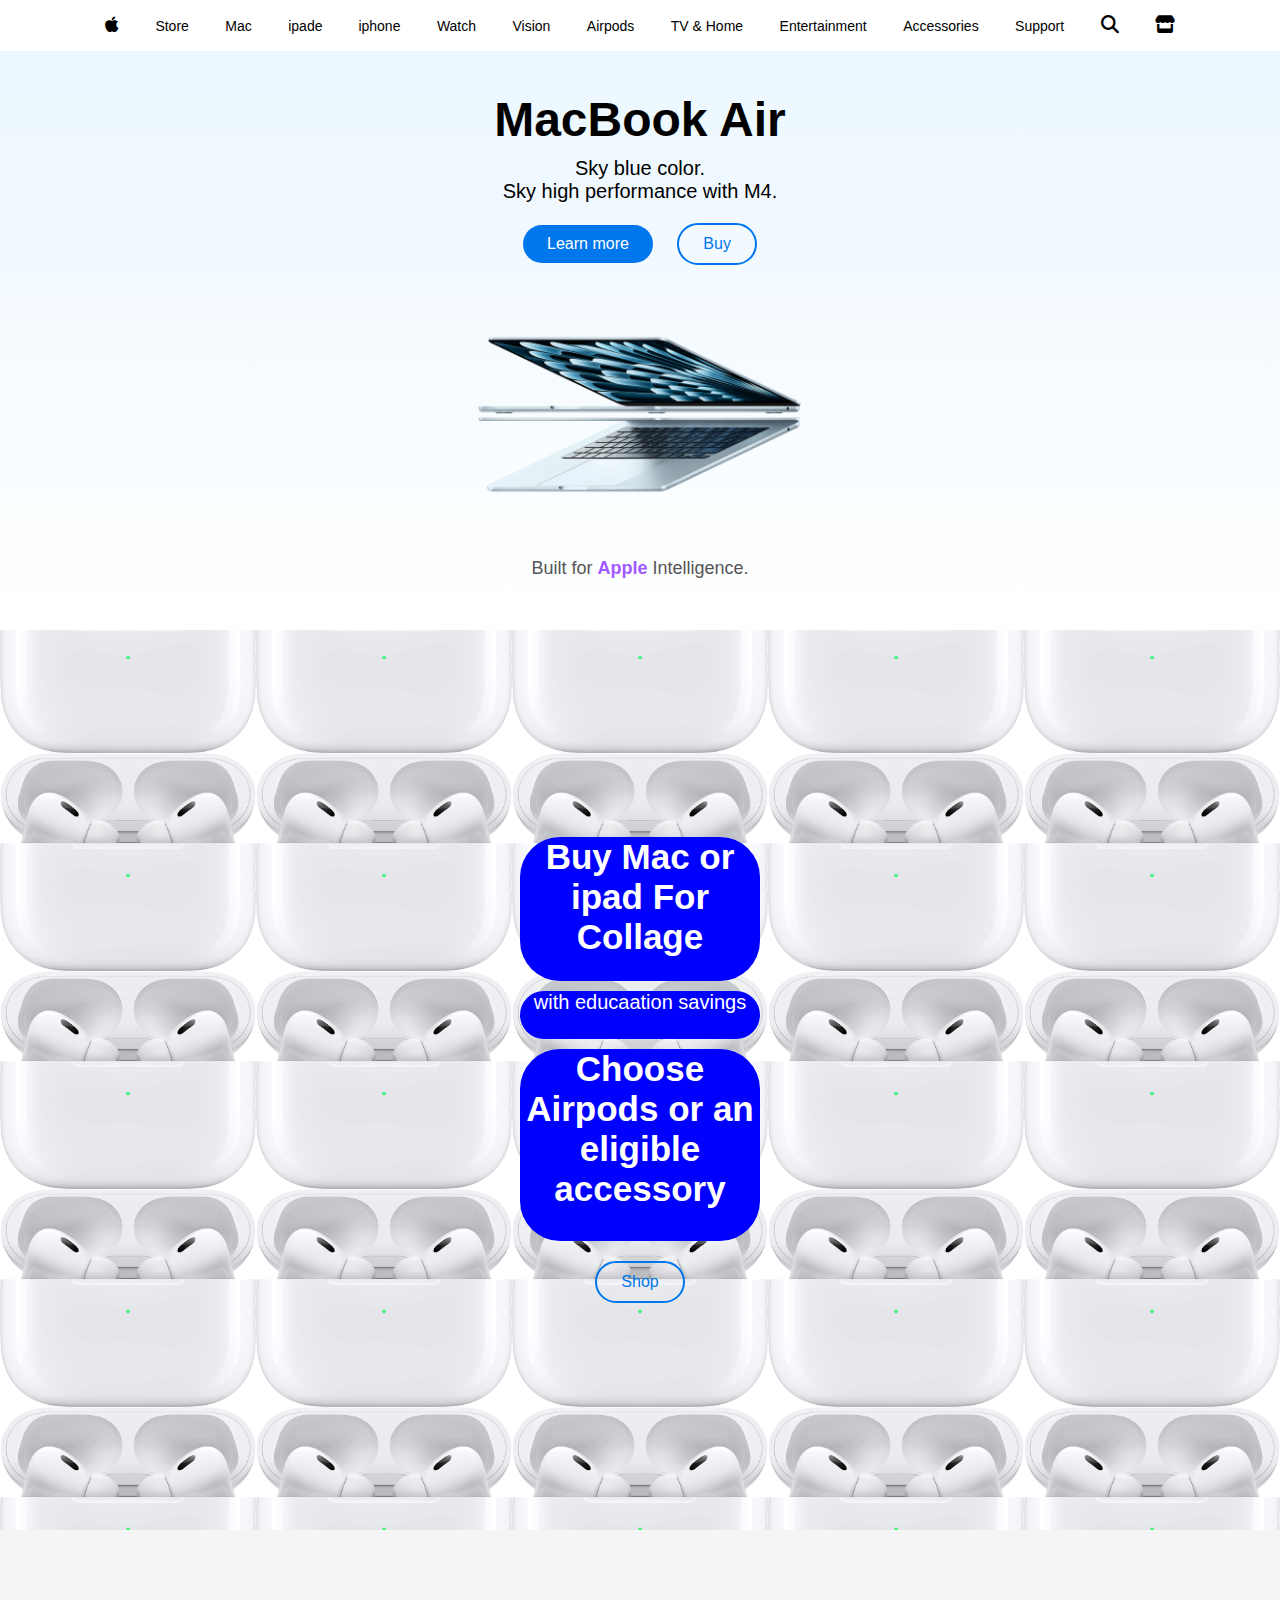
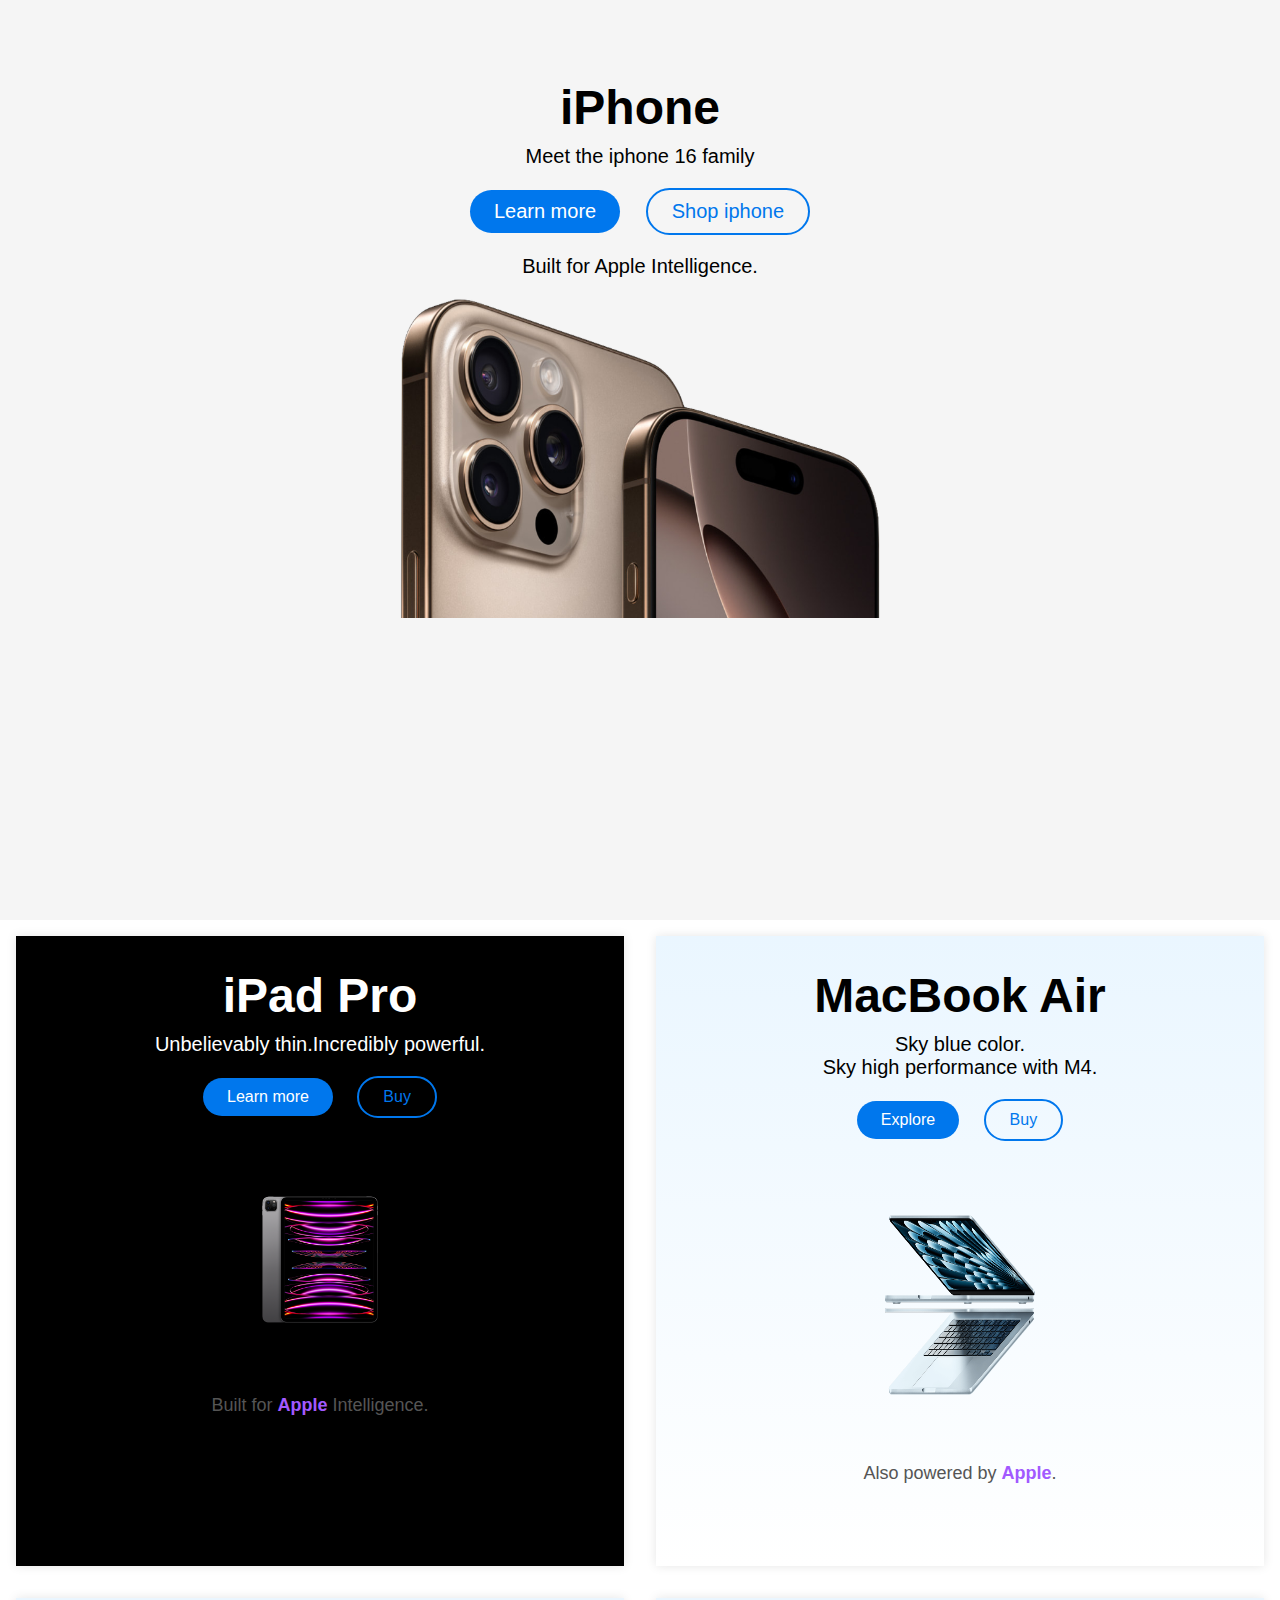
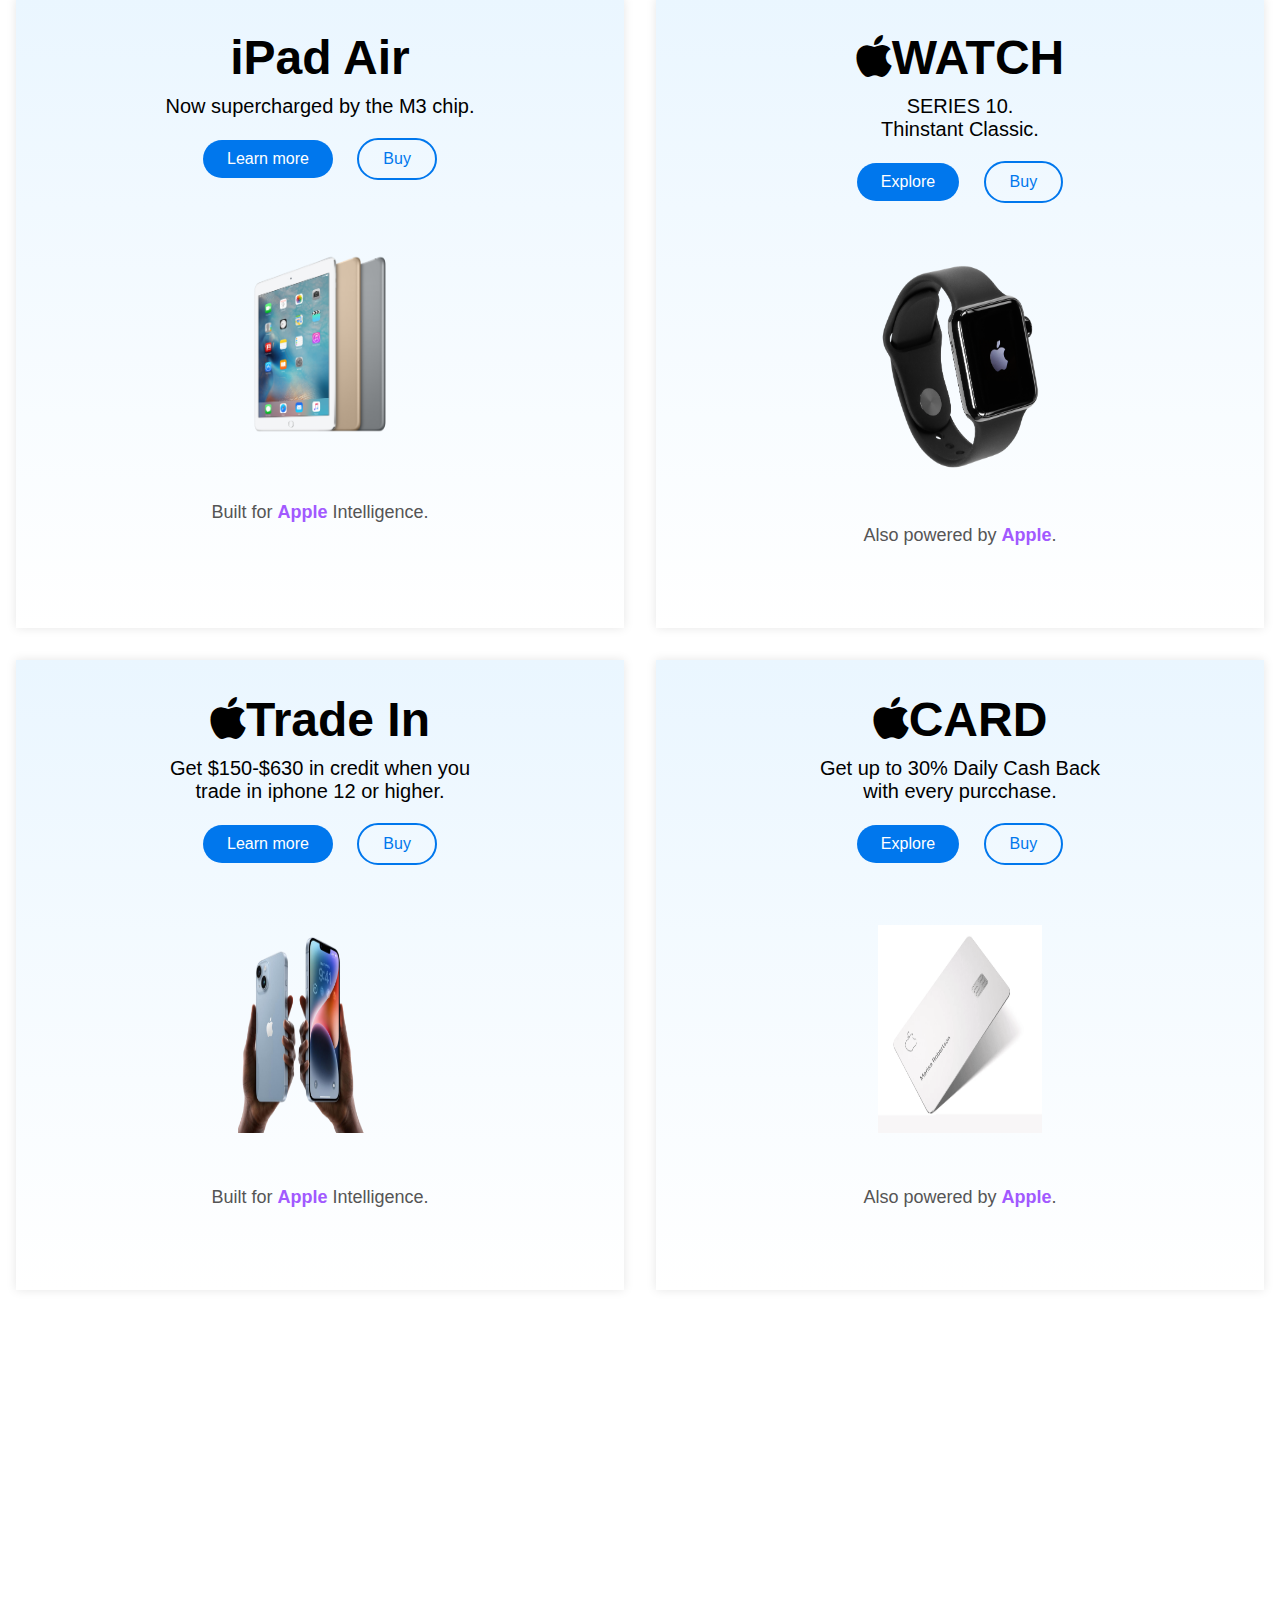
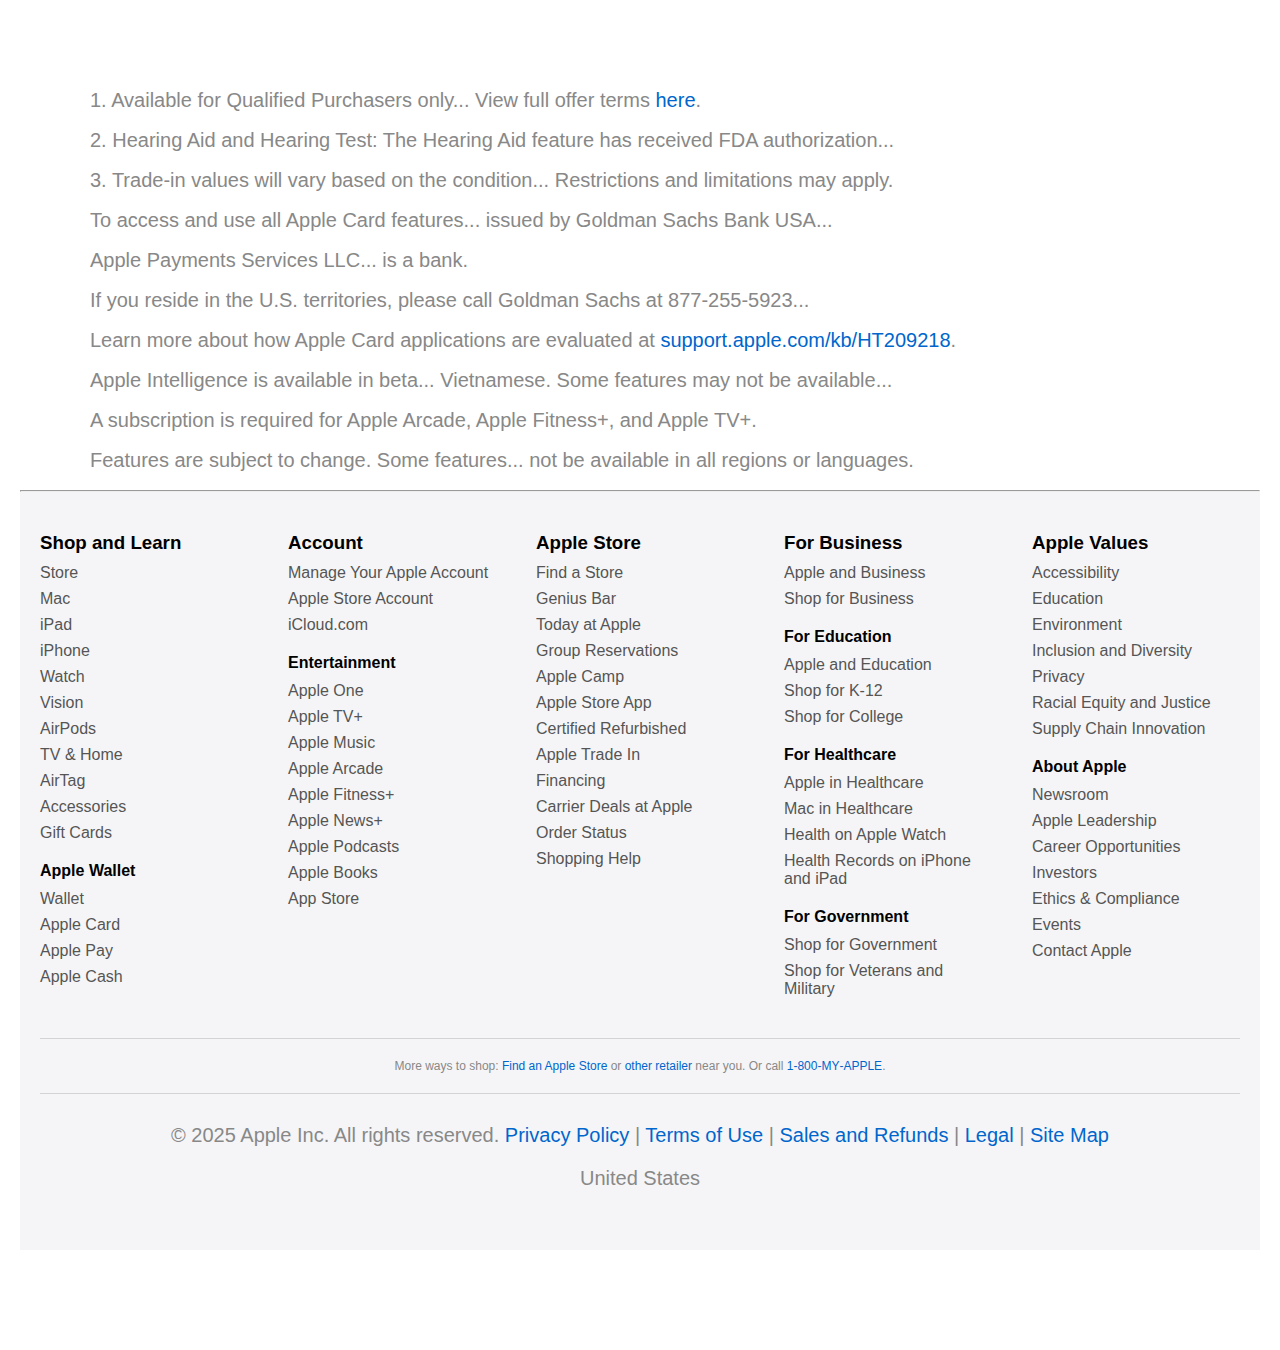
<file: index.html>
<!DOCTYPE html>
<html lang="en">
<head>
    <meta charset="UTF-8">
    <meta name="viewport" content="width=device-width, initial-scale=1.0">
    <title>Document</title>
    <link rel="stylesheet" href="./style.css">
    <link rel="stylesheet" href="https://cdnjs.cloudflare.com/ajax/libs/font-awesome/6.7.2/css/all.min.css" integrity="sha512-Evv84Mr4kqVGRNSgIGL/F/aIDqQb7xQ2vcrdIwxfjThSH8CSR7PBEakCr51Ck+w+/U6swU2Im1vVX0SVk9ABhg==" crossorigin="anonymous" referrerpolicy="no-referrer" />
</head>


<body>
    <nav>
        <a href=""><i class="fa-brands fa-apple"></i></a>
        <a href="">Store</a>
        <a href="">Mac</a>
        <a href="">ipade </a>
        <a href="">iphone</a>
        <a href="">Watch</a>
        <a href="">Vision</a>
        <a href="">Airpods</a>
        <a href=""> TV & Home</a>
        <a href="">Entertainment</a>
        <a href="">Accessories</a>
        <a href="">Support</a>
        <a href=""><i class="fa-solid fa-magnifying-glass"></i></a>
        <a href=""><i class="fa-solid fa-store"></i></a>
    </nav>
    <section id="first-text">
        <div class="container">
    <h1>MacBook Air</h1>
    <p>Sky blue color.<br />Sky high performance with M4.</p>
    <div class="buttons">
      <a href="#" class="btn primary">Learn more</a>
      <a href="#" class="btn outline">Buy</a>
    </div>
    <img src="./assets/macbook-air-m4.webp" alt="MacBook Air" class="macbook" />
    <p class="footer-text">Built for <span class="apple">Apple</span> Intelligence.</p>
  </div>
    </section>
   <section id="second-text-box">
    <div class="main">
      <div class="mac">Buy Mac or ipad For Collage</div>
      <div class="education">with educaation savings</div>
      <div class="airpods">Choose Airpods or an eligible accessory</div>
       <div class="buttontwo">
        <a href="#" class="btn-two">Shop</a>
      </div>
      </div>
   </section>
   <section id="third-text">
        <div class="containertwo">
    <h1>iPhone</h1>
    <p>Meet the iphone 16 family </p>
    <div class="buttons">
      <a href="#" class="btn primary">Learn more</a>
      <a href="#" class="btn outline">Shop iphone</a>
    </div>
    <p class="footer-texttwo">Built for <span class="apple">Apple</span> Intelligence.</p>
     <img src=".//assets/pngimg.com - iphone16_PNG9.png" alt="M" class="m" />
  </div>
    </section>
    <div class="main-sections">
  <section id="first-textone">
    <div class="container-box1">
      <h1>iPad Pro </h1>
      <p>Unbelievably thin.Incredibly powerful.</p>
      <div class="buttons">
        <a href="#" class="btn primary">Learn more</a>
        <a href="#" class="btn outline">Buy</a>
      </div>
      <img src="./assets/iPad-Pro-PNG-Image.png" alt="MacBook Air" class="macbook" />
      <p class="footer-text">Built for <span class="apple">Apple</span> Intelligence.</p>
    </div>
  </section>

  <section id="second-text">
    <div class="container-box">
      <h1>MacBook Air</h1>
      <p>Sky blue color.<br />Sky high performance with M4.</p>
      <div class="buttons">
        <a href="#" class="btn primary">Explore</a>
        <a href="#" class="btn outline">Buy</a>
      </div>
      <img src="./assets/macbook-air-m4.webp" alt="Other Product" class="macbook" />
      <p class="footer-text">Also powered by <span class="apple">Apple</span>.</p>
    </div>
  </section>
</div>
<div class="main-sections">
  <section id="first-text">
    <div class="container-box">
      <h1>iPad Air</h1>
      <p>Now supercharged by the M3 chip.</p>
      <div class="buttons">
        <a href="#" class="btn primary">Learn more</a>
        <a href="#" class="btn outline">Buy</a>
      </div>
      <img src="./assets/pngwing.com.png" alt="MacBook Air" class="macbook" />
      <p class="footer-text">Built for <span class="apple">Apple</span> Intelligence.</p>
    </div>
  </section>

  <section id="second-text">
    <div class="container-box">
      <h1><i class="fa-brands fa-apple"></i>WATCH</h1>
      <p>SERIES 10.<br />Thinstant Classic.</p>
      <div class="buttons">
        <a href="#" class="btn primary">Explore</a>
        <a href="#" class="btn outline">Buy</a>
      </div>
      <img src="./assets/pngwing.com (1).png" alt="Other Product" class="macbook" />
      <p class="footer-text">Also powered by <span class="apple">Apple</span>.</p>
    </div>
  </section>
</div>
<div class="main-sections">
  <section id="first-text">
    <div class="container-box">
      <h1><i class="fa-brands fa-apple"></i>Trade In</h1>
      <p>Get $150-$630 in credit when you<br />trade in iphone 12 or higher.</p>
      <div class="buttons">
        <a href="#" class="btn primary">Learn more</a>
        <a href="#" class="btn outline">Buy</a>
      </div>
      <img src="./assets/pngwing.com (2).png" alt="MacBook Air" class="macbook" />
      <p class="footer-text">Built for <span class="apple">Apple</span> Intelligence.</p>
    </div>
  </section>

  <section id="second-text">
    <div class="container-box">
      <h1><i class="fa-brands fa-apple"></i>CARD</h1>
      <p>Get up to 30% Daily Cash Back<br />with every purcchase.</p>
      <div class="buttons">
        <a href="#" class="btn primary">Explore</a>
        <a href="#" class="btn outline">Buy</a>
      </div>
      <img src="./assets/apple (1).png" alt="Other Product" class="macbook" />
      <p class="footer-text">Also powered by <span class="apple">Apple</span>.</p>
    </div>
  </section>
</div>
<section id="mark">
 

  <marquee behavior="scroll" direction="left" scrollamount="5">
    <div class="marq-main">
    <div class="marq"> <img src="./assets/iphone-16-pro.webp" alt=""></div>
   <div class="marq"> <img src="./assets/apple (1).png" alt=""></div>
    <div class="marq"> <img src="./assets/auriculares-apple-airpods-pro-v3-2-gen-mqd83ty-a-12.jpg" alt=""></div>
      <div class="marq"> <img src="./assets/iPad-Pro-PNG-Image.png" alt=""></div>
       <div class="marq"> <img src="./assets/pngwing.com (1).png" alt=""></div>
        <div class="marq"> <img src=".//assets/pngwing.com (2).png" alt=""></div>
         <div class="marq"> <img src="./assets/macbook-air-m4.webp" alt=""></div>
          </div>
</marquee>
<div class="footer-legal">
    <p>1. Available for Qualified Purchasers only... View full offer terms <a href="#">here</a>.</p>
    <p>2. Hearing Aid and Hearing Test: The Hearing Aid feature has received FDA authorization...</p>
    <p>3. Trade-in values will vary based on the condition... Restrictions and limitations may apply.</p>
    <p>To access and use all Apple Card features... issued by Goldman Sachs Bank USA...</p>
    <p>Apple Payments Services LLC... is a bank.</p>
    <p>If you reside in the U.S. territories, please call Goldman Sachs at 877‑255‑5923...</p>
    <p>Learn more about how Apple Card applications are evaluated at <a href="#">support.apple.com/kb/HT209218</a>.</p>
    <p>Apple Intelligence is available in beta... Vietnamese. Some features may not be available...</p>
    <p>A subscription is required for Apple Arcade, Apple Fitness+, and Apple TV+.</p>
    <p>Features are subject to change. Some features... not be available in all regions or languages.</p>
  </div>
  <hr>

<div class="apple-footer">
  <div class="footer-top">
    <div class="footer-columns">
      <div class="column">
        <h3>Shop and Learn</h3>
        <ul>
          <li>Store</li><li>Mac</li><li>iPad</li><li>iPhone</li><li>Watch</li>
          <li>Vision</li><li>AirPods</li><li>TV & Home</li><li>AirTag</li><li>Accessories</li><li>Gift Cards</li>
        </ul>
        <h4>Apple Wallet</h4>
        <ul>
          <li>Wallet</li><li>Apple Card</li><li>Apple Pay</li><li>Apple Cash</li>
        </ul>
      </div>
      <div class="column">
        <h3>Account</h3>
        <ul>
          <li>Manage Your Apple Account</li><li>Apple Store Account</li><li>iCloud.com</li>
        </ul>
        <h4>Entertainment</h4>
        <ul>
          <li>Apple One</li><li>Apple TV+</li><li>Apple Music</li><li>Apple Arcade</li>
          <li>Apple Fitness+</li><li>Apple News+</li><li>Apple Podcasts</li><li>Apple Books</li><li>App Store</li>
        </ul>
      </div>
      <div class="column">
        <h3>Apple Store</h3>
        <ul>
          <li>Find a Store</li><li>Genius Bar</li><li>Today at Apple</li><li>Group Reservations</li><li>Apple Camp</li>
          <li>Apple Store App</li><li>Certified Refurbished</li><li>Apple Trade In</li><li>Financing</li>
          <li>Carrier Deals at Apple</li><li>Order Status</li><li>Shopping Help</li>
        </ul>
      </div>
      <div class="column">
        <h3>For Business</h3>
        <ul><li>Apple and Business</li><li>Shop for Business</li></ul>
        <h4>For Education</h4>
        <ul><li>Apple and Education</li><li>Shop for K-12</li><li>Shop for College</li></ul>
        <h4>For Healthcare</h4>
        <ul>
          <li>Apple in Healthcare</li><li>Mac in Healthcare</li><li>Health on Apple Watch</li>
          <li>Health Records on iPhone and iPad</li>
        </ul>
        <h4>For Government</h4>
        <ul>
          <li>Shop for Government</li><li>Shop for Veterans and Military</li>
        </ul>
      </div>
      <div class="column">
        <h3>Apple Values</h3>
        <ul>
          <li>Accessibility</li><li>Education</li><li>Environment</li><li>Inclusion and Diversity</li>
          <li>Privacy</li><li>Racial Equity and Justice</li><li>Supply Chain Innovation</li>
        </ul>
        <h4>About Apple</h4>
        <ul>
          <li>Newsroom</li><li>Apple Leadership</li><li>Career Opportunities</li><li>Investors</li>
          <li>Ethics & Compliance</li><li>Events</li><li>Contact Apple</li>
        </ul>
      </div>
    </div>
    <p class="footer-note">
      More ways to shop: <a href="#">Find an Apple Store</a> or <a href="#">other retailer</a> near you. Or call 
      <a href="#">1‑800‑MY‑APPLE</a>.
    </p>
  </div>

  

  <div class="footer-bottom">
    <p>&copy; 2025 Apple Inc. All rights reserved. 
      <a href="#">Privacy Policy</a> | <a href="#">Terms of Use</a> | <a href="#">Sales and Refunds</a> | 
      <a href="#">Legal</a> | <a href="#">Site Map</a></p>
    <p>United States</p>
  </div>
</div>

</body>
</html>
</file>
<file: style.css>
*{
    margin: 0px;
    padding: 0px;
    box-sizing: border-box;
}
/* 📱 Responsive CSS without changing your HTML */

@media (max-width: 1024px) {
  .main-sections {
    flex-direction: column;
    align-items: center;
  }

  .mac, .education, .airpods {
    width: 80%;
    font-size: 20px;
    height: auto;
    padding: 0.5rem;
  }

  .macbook,
  .container-box img,
  .containertwo img,
  .marq img {
    width: 100% !important;
    height: auto !important;
  }

  .footer-columns {
    flex-direction: column;
    gap: 20px;
  }

  .column {
    flex: 1 1 100%;
  }
}

@media (max-width: 768px) {
  
  nav h1{
    font-size: 8;
    

  }
  nav{
    height:8rem;
    
  }
nav a{
  margin: 0.5rem;
  padding: 5px 9px 0px 0px ;
}
  .btn, .btn-two {
    padding: 10px 16px;
    font-size: 14px;
    margin: 5px;
    width: 100%;
    margin: 6px 0;
    text-align: center;
  }

  .mac, .education, .airpods {
    width: 100%;
    height: auto;
  }

  .marq-main {
  }

  .marq {
    display: inline-block;
    margin-right: 10px;
    width: 70%;
  }

  .footer-note {
    font-size: 12px;
    padding: 10px;
  }
  .footer-legal{
    font-size: 6px;
  }
}

@media (max-width: 480px) {
  h1 {
    font-size: 22px;
  }
 
  p {
    font-size: 14px;
  }

  .btn, .btn-two {
    font-size: 12px;
    padding: 8px 12px;
  }

  .footer-columns {
    padding: 0 10px;
  }

  .column ul {
    padding-left: 0;
  }

  .marq img {
    width: 100%;
    height: auto;
  }

  .macbook,
  .container-box img,
  .containertwo img {
    width: 100%;
    height: auto;
  }
}

  body,html{
    font-family: 'Segoe UI', Tahoma, Geneva, Verdana, sans-serif;
    scroll-behavior: smooth;
    color: black;
    background: #fff;
}
section{
    width: 100%;
    padding: 80px 20px 100px;
    position: relative;
    box-sizing: border-box;
    background-size: cover;
    background-position: center;
    min-height: 70vh;
    background-repeat: no-repeat;
}
nav{
   position: fixed;
    width: 100%;
    background-color: white;
    padding: 1rem 2rem;
    font-weight: 100;
    text-align: right;
    z-index: 1000;
    text-align: center;
}
nav a{
  font-size: 14px;
  color:black;
    margin: 1rem;
    text-decoration: none;
    transition:color 0.3s;
}
nav i{
  font-size: 18px;
}
/* body {
 
} */
#first-text{
 margin: 0;
  font-family: -apple-system, BlinkMacSystemFont, sans-serif;
  text-align: center;
  color: #000;
   background: linear-gradient(to bottom, #eaf6ff, #ffffff);
   height: 110vh;
}
.container {
  padding: 60px 20px;
}

h1 {
  font-size: 48px;
  font-weight: 600;
  margin-bottom: 10px;
}

p {
  font-size: 20px;
  margin: 10px 0 20px;
}

.buttons {
  margin: 20px 0;
}

.btn {
  display: inline-block;
  padding: 10px 24px;
  border-radius: 999px;
  text-decoration: none;
  font-weight: 500;
  margin: 0 10px;
  transition: all 0.3s ease;
}

.btn.primary {
  background-color: #0077ed;
  color: white;
}

.btn.outline {
  border: 2px solid #0077ed;
  color: #0077ed;
}

.btn:hover {
  opacity: 0.9;
}

.macbook {
  max-width: 30%;
  height: auto;
  margin: 40px auto;
}

.footer-text {
  font-size: 18px;
  color: #555;
}

.footer-text .apple {
  color: #a259ff;
  font-weight: 600;
}
#second-text-box{
  background-image: url(./assets/auriculares-apple-airpods-pro-v3-2-gen-mqd83ty-a-12.jpg);
  background-repeat: repeat;
  background-size: 20%;
  height: 100vh;
  display: flex;
  justify-content: center;
  align-items: center;
 
  
}
.mac,.education,.airpods{
  margin-top: 10px;
}
.mac{
  font-size: 35px;
  border-radius: 40px;
  font-weight: 700;
  color: #fff;
  text-align: center;
  height: 9rem;
  width: 15rem;
  background-color: blue;
  margin: 20px 0px 0px 0px ;
}
.education{
   font-size: 20px;
  border-radius: 40px;
  font-weight: 500;
  color: #fff;
  text-align: center;
  height: 3rem;
  width: 15rem;
  background-color: blue;
}
.airpods{
   font-size: 35px;
  border-radius: 40px;
  font-weight: 700;
  color: #fff;
  text-align: center;
  height: 12rem;
  width: 15rem;
  background-color: blue;
}

.buttontwo{
  margin: 20px 0;
  display: flex;
  align-items: center;
  justify-content: center;
}
.btn-two{
  border: 2px solid #0077ed;
  color: #0077ed;
   padding: 10px 24px;
  border-radius: 999px;
  text-decoration: none;
  font-weight: 500;
  margin: 0 10px;
  transition: all 0.3s ease;
}
#third-text{
 margin: 0;
  font-family: -apple-system, BlinkMacSystemFont, sans-serif;
  text-align: center;
  color: #000;
   background: whitesmoke;
   height: 110vh;
}
.containertwo {
  padding: 60px 20px;
}

.containertwo h1 {
  font-size: 48px;
  font-weight: 600;
  margin-bottom: 10px;
}

 .containertwo {
  font-size: 20px;
  margin: 10px 0 20px;
}
.containertwo img{
  height: 20rem;
  width: 30rem;
}
  .main-sections {
  display: flex;
  justify-content: space-between;
  align-items: stretch;
  gap: 2rem;
  padding: 1rem;
}

#first-text, #second-text {
  flex: 1;
  background: linear-gradient(to bottom, #eaf6ff, #ffffff);
  padding: 2rem;
  height: 36rem;
  box-shadow: 0 0 10px rgba(0,0,0,0.1);
}

.container-box{
  text-align: center;
}
#first-textone{
   flex: 1;
  background: black;
  color: #fff;
  padding: 2rem;
  height: 36rem;
  box-shadow: 0 0 10px rgba(0,0,0,0.1);
}
.container-box1{
  text-align: center;
}
.container-box img{
    height: 13rem;
    width: 15rem;
}
.mark-main{
  width: 100%;
  height: 10rem;
}
.marq-main{
  height: 15rem;
  width: 100%;
  background-color:#fff;
  margin: 20px;
}
.marq{
  height: 10rem;
  width: 15rem;
  display: inline-block;
  ;
}
.marq img{
  height: 15rem;
  width: 13rem;
}
.last-text{
    width: 80%;
}
.last-text p{
  font-size: 13px;
  font-family: -apple-system, BlinkMacSystemFont, sans-serif;
  color: #555;
}
#big-text{
background-color: whitesmoke;
justify-content: center;
align-items: center;
width: 100%;
height: 120vh;
}


.apple-footer {
  padding: 40px 20px;
  background-color: #f5f5f7;
}

.footer-columns {
  display: flex;
  flex-wrap: wrap;
  gap: 40px;
  max-width: 1200px;
  margin: auto;
  border-bottom: 1px solid #d2d2d7;
  padding-bottom: 20px;
}

.column {
  flex: 1 1 180px;
}

.column h3, .column h4 {
  margin-top: 0;
  font-weight: 600;
  margin-bottom: 10px;
}

.column ul {
  list-style: none;
  padding: 0;
  margin-bottom: 20px;
}

.column li {
  margin-bottom: 8px;
  color: #555;
  cursor: pointer;
}

.column li:hover {
  text-decoration: underline;
}

.footer-note {
  text-align: center;
  font-size: 12px;
  color: #888;
  margin-top: 20px;
}

.footer-note a {
  color: #06c;
  text-decoration: none;
}
.footer-note a:hover {
  text-decoration: underline;
}

.footer-legal {
  max-width: 1100px;
  margin: 20px auto;
  font-size: 10px;
  color: #888;
  line-height: 1;
}

.footer-legal a {
  color: #06c;
  text-decoration: none;
}
.footer-legal a:hover {
  text-decoration: underline;
}

.footer-bottom {
  text-align: center;
  font-size: 12px;
  color: #888;
  border-top: 1px solid #d2d2d7;
  padding-top: 20px;
}
.footer-bottom a {
  color: #06c;
  text-decoration: none;
}
.footer-bottom a:hover {
  text-decoration: underline;
}

/* .layout-one{
  margin: 0;
  font-family: -apple-system, BlinkMacSystemFont, sans-serif;
  text-align: center;
  color:#fff;
   background-color: whitesmoke;
   height: 110vh;
}
.layaot{
 padding: 60px 20px;
  font-size: 20px;
  margin: 10px 0 20px;
}
.layaot h1{
   font-size: 48px;
  font-weight: 600;
  margin-bottom: 10px;
} */
</file>
